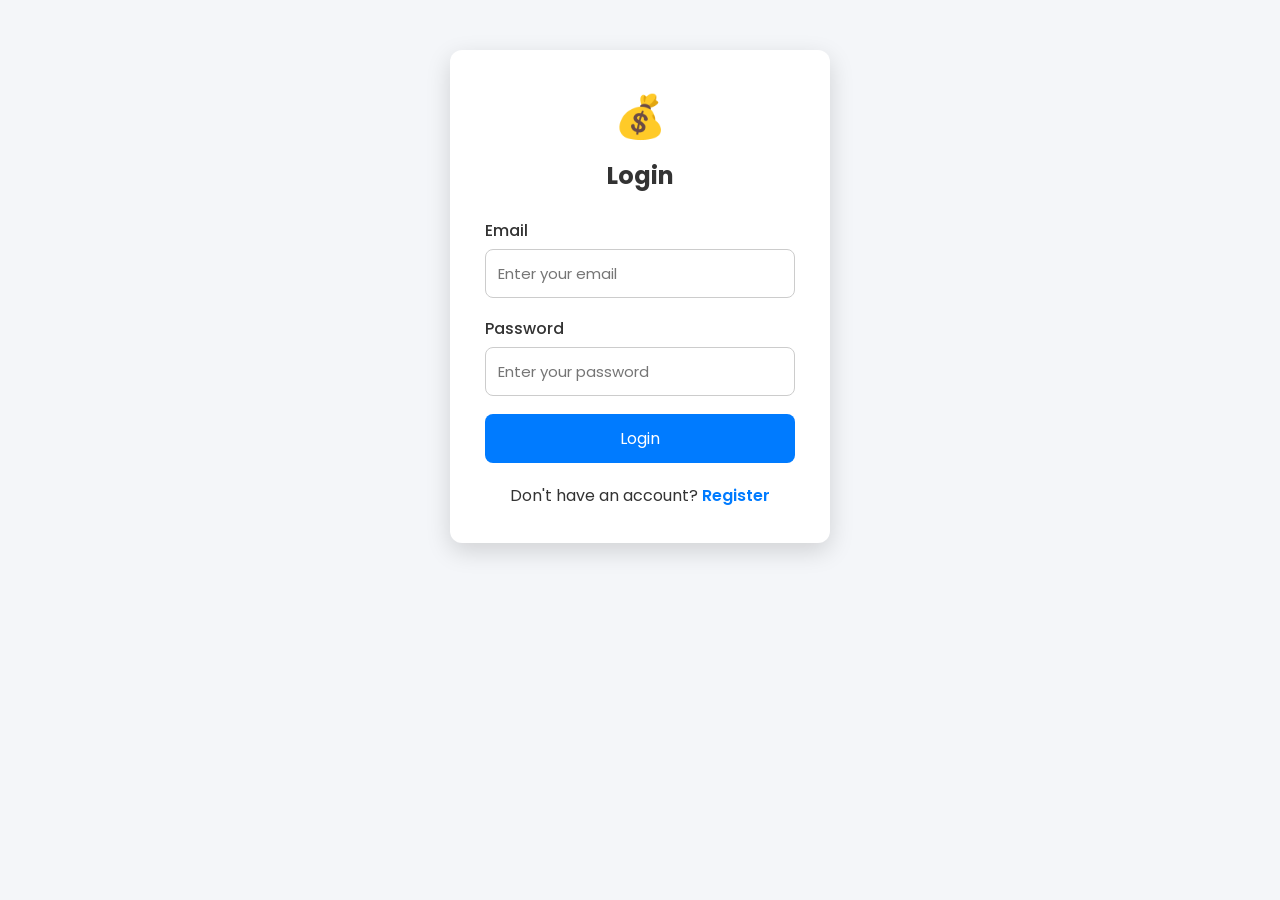
<file: index.html>
<!DOCTYPE html>
<html lang="en">
<head>
    <meta charset="UTF-8">
    <meta http-equiv="refresh" content="0; url=login.html">
    <title>Expense Tracker</title>
</head>
<body>

<h2>Redirecting...</h2>

</body>
</html>
</file>
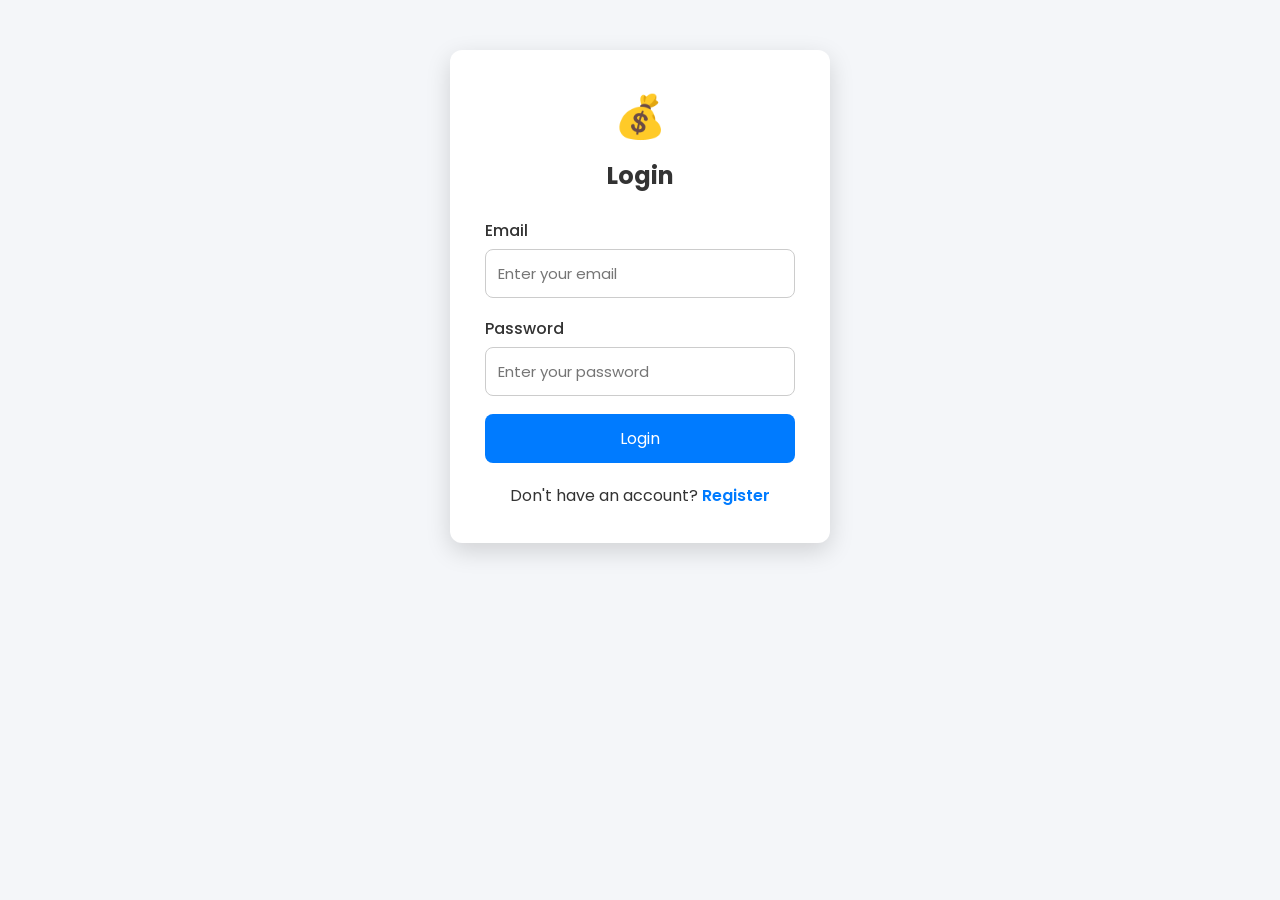
<file: login.html>
<!DOCTYPE html>
<html lang="en">
<head>
    <meta charset="UTF-8">
    <meta name="viewport" content="width=device-width, initial-scale=1.0">
    <title>Expense Tracker | Login</title>
    <link rel="stylesheet" href="css/style.css">
</head>
<body>

<div class="container">

    <div class="logo">💰</div>

    <h2 class="title">Login</h2>

    <form id="loginForm">

        <div class="input-group">
            <label>Email</label>
            <input
                type="email"
                id="loginEmail"
                placeholder="Enter your email"
                required>
        </div>

        <div class="input-group">
            <label>Password</label>
            <input
                type="password"
                id="loginPassword"
                placeholder="Enter your password"
                required>
        </div>

        <button type="submit">Login</button>

    </form>

    <div class="bottom-text">
        Don't have an account?
        <a href="register.html">Register</a>
    </div>

</div>

<script src="js/auth.js"></script>

<script>
if(localStorage.getItem("theme") === "dark"){
    document.body.classList.add("dark");
}
</script>

</body>
</html>
</file>
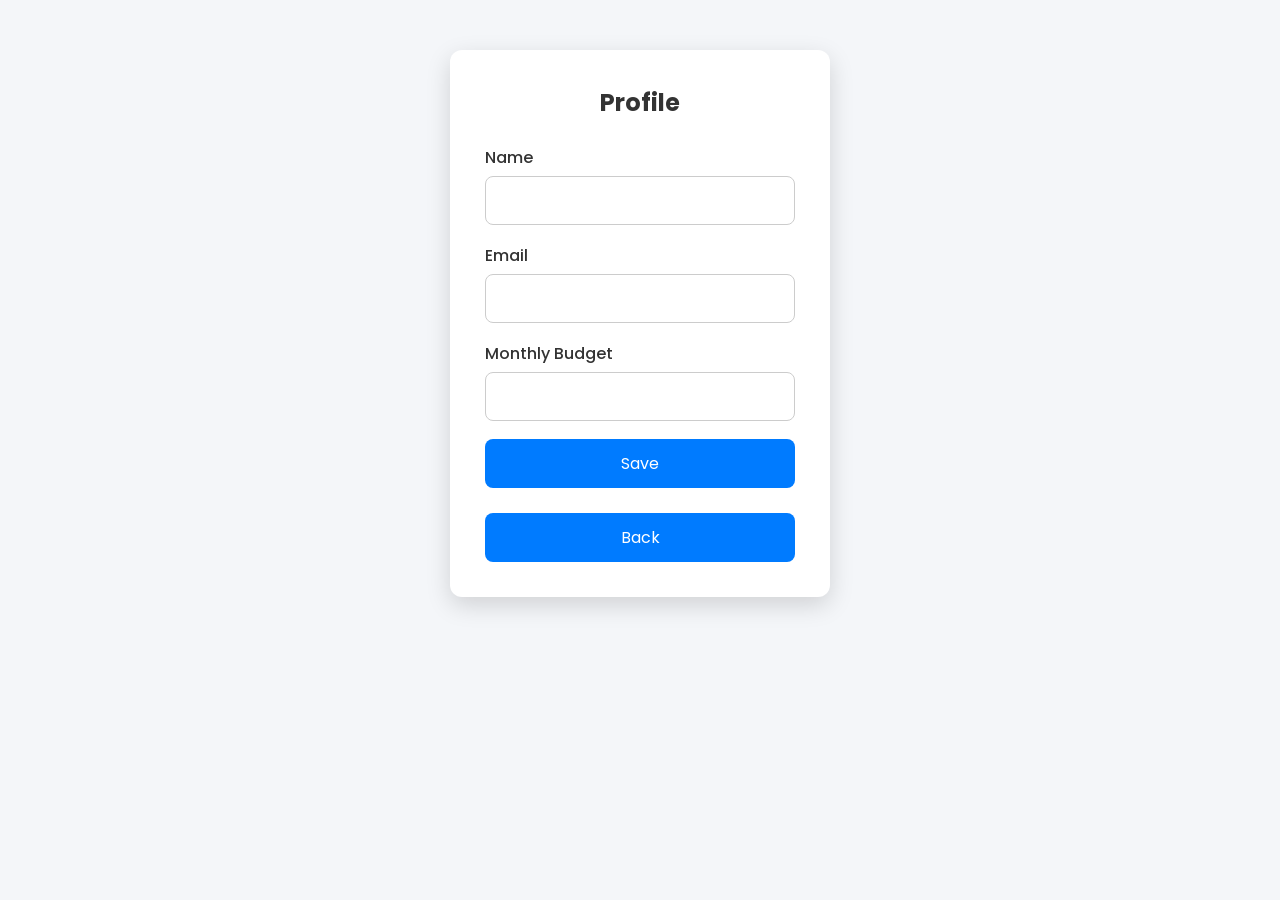
<file: profile.html>
<!DOCTYPE html>
<html lang="en">

<head>

<meta charset="UTF-8">

<meta name="viewport" content="width=device-width, initial-scale=1.0">

<title>Profile</title>

<link rel="stylesheet" href="css/style.css">

</head>

<body>

<div class="container">

<h2 class="title">

Profile

</h2>

<div class="input-group">

<label>Name</label>

<input type="text" id="profileName">

</div>

<div class="input-group">

<label>Email</label>

<input type="email" id="profileEmail" readonly>

</div>

<div class="input-group">

<label>Monthly Budget</label>

<input type="number" id="profileBudget">

</div>

<button onclick="saveProfile()">

Save

</button>

<br><br>

<button onclick="location.href='dashboard.html'">

Back

</button>

</div>

<script src="js/app.js"></script>

<script>
if(localStorage.getItem("theme") === "dark"){
    document.body.classList.add("dark");
}
</script>

</body>

</html>
</file>
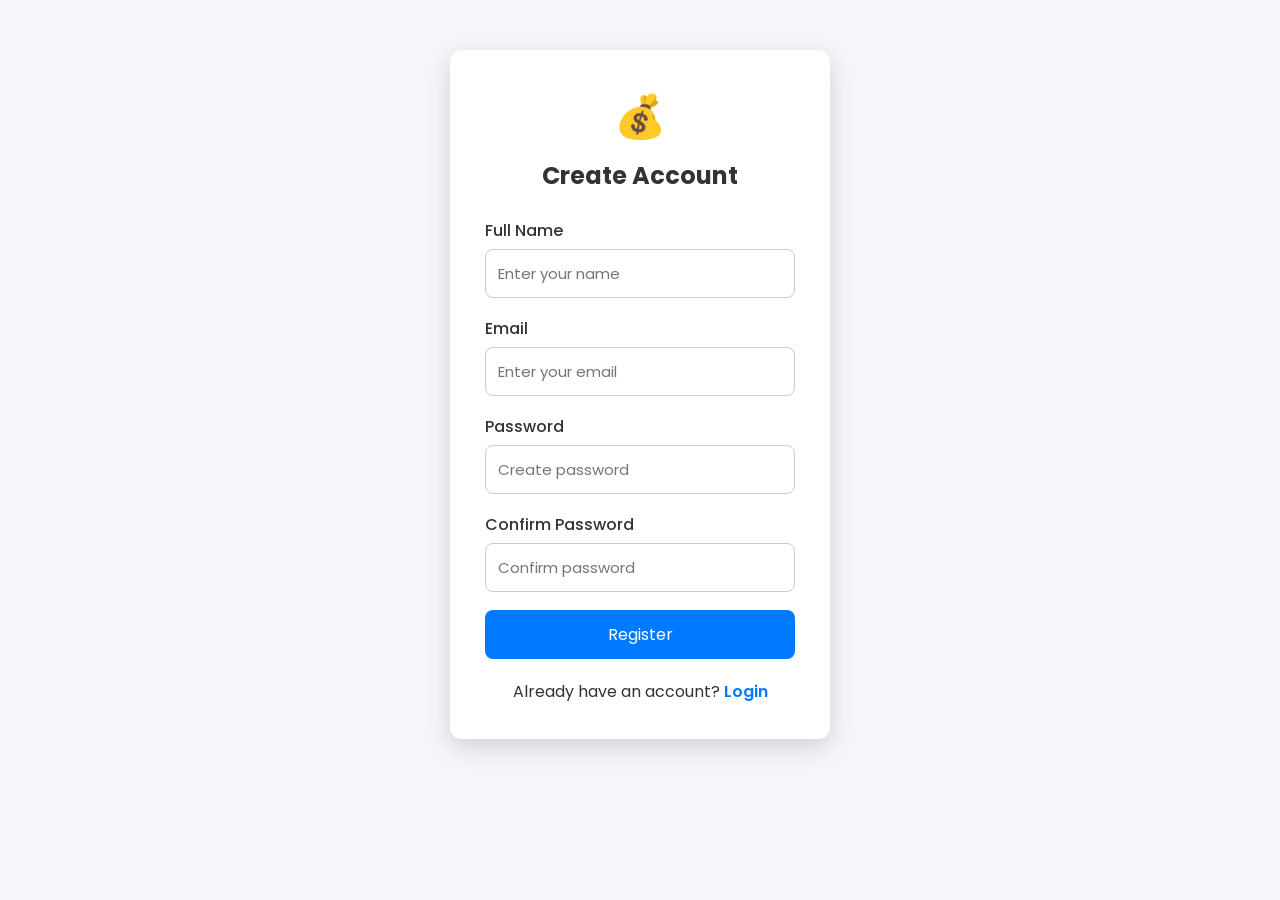
<file: register.html>
<!DOCTYPE html>
<html lang="en">
<head>
    <meta charset="UTF-8">
    <meta name="viewport" content="width=device-width, initial-scale=1.0">
    <title>Expense Tracker | Register</title>
    <link rel="stylesheet" href="css/style.css">
</head>
<body>

<div class="container">

    <div class="logo">💰</div>

    <h2 class="title">Create Account</h2>

    <form id="registerForm">

        <div class="input-group">
            <label>Full Name</label>
            <input
                type="text"
                id="name"
                placeholder="Enter your name"
                required>
        </div>

        <div class="input-group">
            <label>Email</label>
            <input
                type="email"
                id="email"
                placeholder="Enter your email"
                required>
        </div>

        <div class="input-group">
            <label>Password</label>
            <input
                type="password"
                id="password"
                placeholder="Create password"
                required>
        </div>

        <div class="input-group">
            <label>Confirm Password</label>
            <input
                type="password"
                id="confirmPassword"
                placeholder="Confirm password"
                required>
        </div>

        <button type="submit">
            Register
        </button>

    </form>

    <div class="bottom-text">
        Already have an account?
        <a href="login.html">Login</a>
    </div>

</div>

<!-- JavaScript -->
<script src="js/auth.js"></script>

<script>
if(localStorage.getItem("theme") === "dark"){
    document.body.classList.add("dark");
}
</script>

</body>
</html>
</file>
<file: css/style.css>
/* Google Font */
@import url('https://fonts.googleapis.com/css2?family=Poppins:wght@300;400;500;600;700&display=swap');

*{
    margin:0;
    padding:0;
    box-sizing:border-box;
    font-family:'Poppins',sans-serif;
}

body{
    background:#f4f6f9;
    color:#333;
}

/* ==========================
   Login & Register Pages
========================== */

.container{
    width:380px;
    max-width:90%;
    background:#fff;
    margin:50px auto;
    padding:35px;
    border-radius:12px;
    box-shadow:0 8px 25px rgba(0,0,0,.15);
}

.logo{
    text-align:center;
    font-size:42px;
    margin-bottom:10px;
}

.title{
    text-align:center;
    margin-bottom:25px;
    color:#333;
}

.input-group{
    margin-bottom:18px;
}

.input-group label{
    display:block;
    margin-bottom:6px;
    font-weight:500;
}

.input-group input,
.input-group select{
    width:100%;
    padding:12px;
    border:1px solid #ccc;
    border-radius:8px;
    outline:none;
    transition:.3s;
    font-size:15px;
}

.input-group input:focus,
.input-group select:focus{
    border-color:#007BFF;
    box-shadow:0 0 5px rgba(0,123,255,.3);
}

button{
    width:100%;
    padding:12px;
    background:#007BFF;
    color:#fff;
    border:none;
    border-radius:8px;
    cursor:pointer;
    font-size:16px;
    transition:.3s;
}

button:hover{
    background:#0056b3;
}

.bottom-text{
    margin-top:20px;
    text-align:center;
}

.bottom-text a{
    color:#007BFF;
    text-decoration:none;
    font-weight:600;
}

.bottom-text a:hover{
    text-decoration:underline;
}

/* ==========================
   Dashboard
========================== */

.dashboard{
    width:95%;
    max-width:1300px;
    margin:30px auto;
}

.header{
    background:#fff;
    padding:20px 30px;
    border-radius:15px;
    box-shadow:0 8px 25px rgba(0,0,0,.1);

    display:flex;
    justify-content:space-between;
    align-items:center;
    margin-bottom:25px;
}

.header h1{
    font-size:28px;
}

.header-buttons{
    display:flex;
    align-items:center;
    gap:12px;
    flex-wrap:wrap;
}

.header-buttons button{
    width:auto;
    min-width:120px;
    padding:10px 18px;
}

.header button{
    width:auto;
    padding:10px 18px;
}

.cards{
    display:grid;
    grid-template-columns:repeat(auto-fit,minmax(220px,1fr));
    gap:20px;
    margin-bottom:25px;
}

.card{
    background:#fff;
    border-radius:12px;
    padding:20px;
    box-shadow:0 5px 15px rgba(0,0,0,.1);
    transition:0.3s;
}

.card:hover{
    transform:translateY(-5px);
    box-shadow:0 10px 25px rgba(0,0,0,.15);
}

.card h2{
    font-size:18px;
    color:#666;
    margin-bottom:10px;
}

.card p{
    font-size:28px;
    color:#007BFF;
    font-weight:bold;
}

.form-box{
    background:#fff;
    margin-bottom:25px;
    padding:25px;
    border-radius:12px;
    box-shadow:0 5px 15px rgba(0,0,0,.1);
    transition:.3s;
}

.form-box:hover{
    box-shadow:0 8px 25px rgba(0,0,0,.15);
}

.form-box h2{
    margin-bottom:20px;
}

.form-box input,
.form-box select{
    width:100%;
    padding:12px;
    border:1px solid #ccc;
    border-radius:8px;
}

table{
    width:100%;
    border-collapse:collapse;
    margin-top:15px;
}

table th{
    background:#007BFF;
    color:#fff;
    padding:14px;
}

table td{
    padding:12px;
    border:1px solid #ddd;
    text-align:center;
}

table tr:nth-child(even){
    background:#f9f9f9;
}

table tr:hover{
    background:#eef5ff;
}

table button{
    width:auto;
    padding:8px 15px;
    background:#dc3545;
}

table button:hover{
    background:#b52a37;
}

/* ==========================
   Chart
========================== */

#expenseChart{
    max-width:600px;
    margin:auto;
}

/* ==========================
   Scrollbar
========================== */

::-webkit-scrollbar{
    width:8px;
}

::-webkit-scrollbar-thumb{
    background:#007BFF;
    border-radius:10px;
}

::-webkit-scrollbar-track{
    background:#eee;
}

/* ==========================
   Responsive
========================== */

@media(max-width:768px){

.header{
    flex-direction:column;
    gap:15px;
    text-align:center;
}

.header-buttons{
    width:100%;
    justify-content:center;
}

.cards{
    grid-template-columns:1fr;
}

table{
    display:block;
    overflow-x:auto;
}

.container{
    margin:25px auto;
}

}

@media(max-width:480px){

.header h1{
    font-size:22px;
}

.card p{
    font-size:22px;
}

button{
    font-size:15px;
}

}

/* ==========================
   Dark Theme
========================== */

body.dark{
    background:#111827;
    color:#ffffff;
    transition:.3s;
}

body.dark .container,
body.dark .header,
body.dark .card,
body.dark .form-box{
    background:#1f2937;
    color:#ffffff;
}

body.dark h1,
body.dark h2,
body.dark label,
body.dark .title{
    color:#ffffff;
}

body.dark .card h2{
    color:#d1d5db;
}

body.dark .card p{
    color:#38bdf8;
}

body.dark input,
body.dark select{
    background:#374151;
    color:#ffffff;
    border:1px solid #4b5563;
}

body.dark input::placeholder{
    color:#d1d5db;
}

body.dark table{
    color:#ffffff;
}

body.dark table th{
    background:#2563eb;
}

body.dark table td{
    background:#1f2937;
    border-color:#374151;
}

body.dark table tr:nth-child(even) td{
    background:#273449;
}

body.dark table tr:hover td{
    background:#334155;
}

body.dark button{
    background:#2563eb;
}

body.dark button:hover{
    background:#1d4ed8;
}

body,
.card,
.form-box,
.header,
button,
input,
select,
table,
.container{
    transition:.3s ease;
}
</file>
